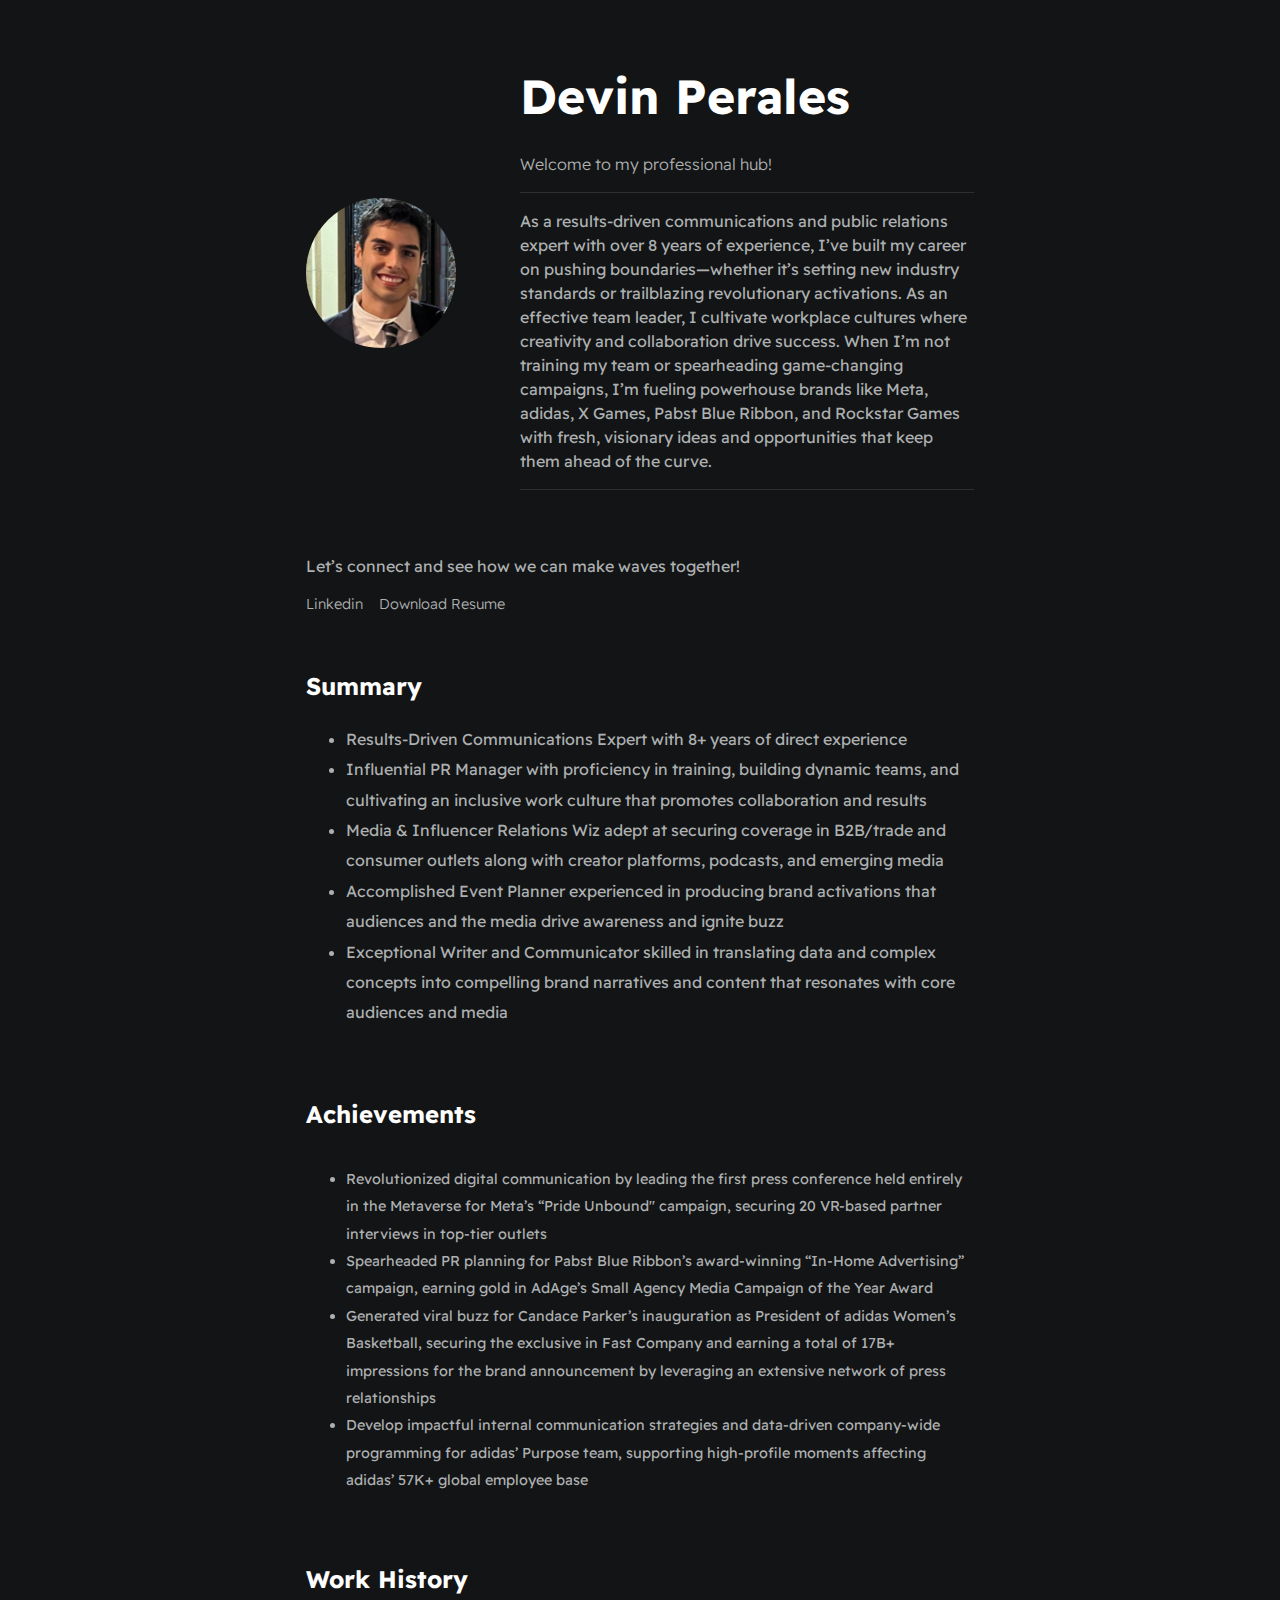
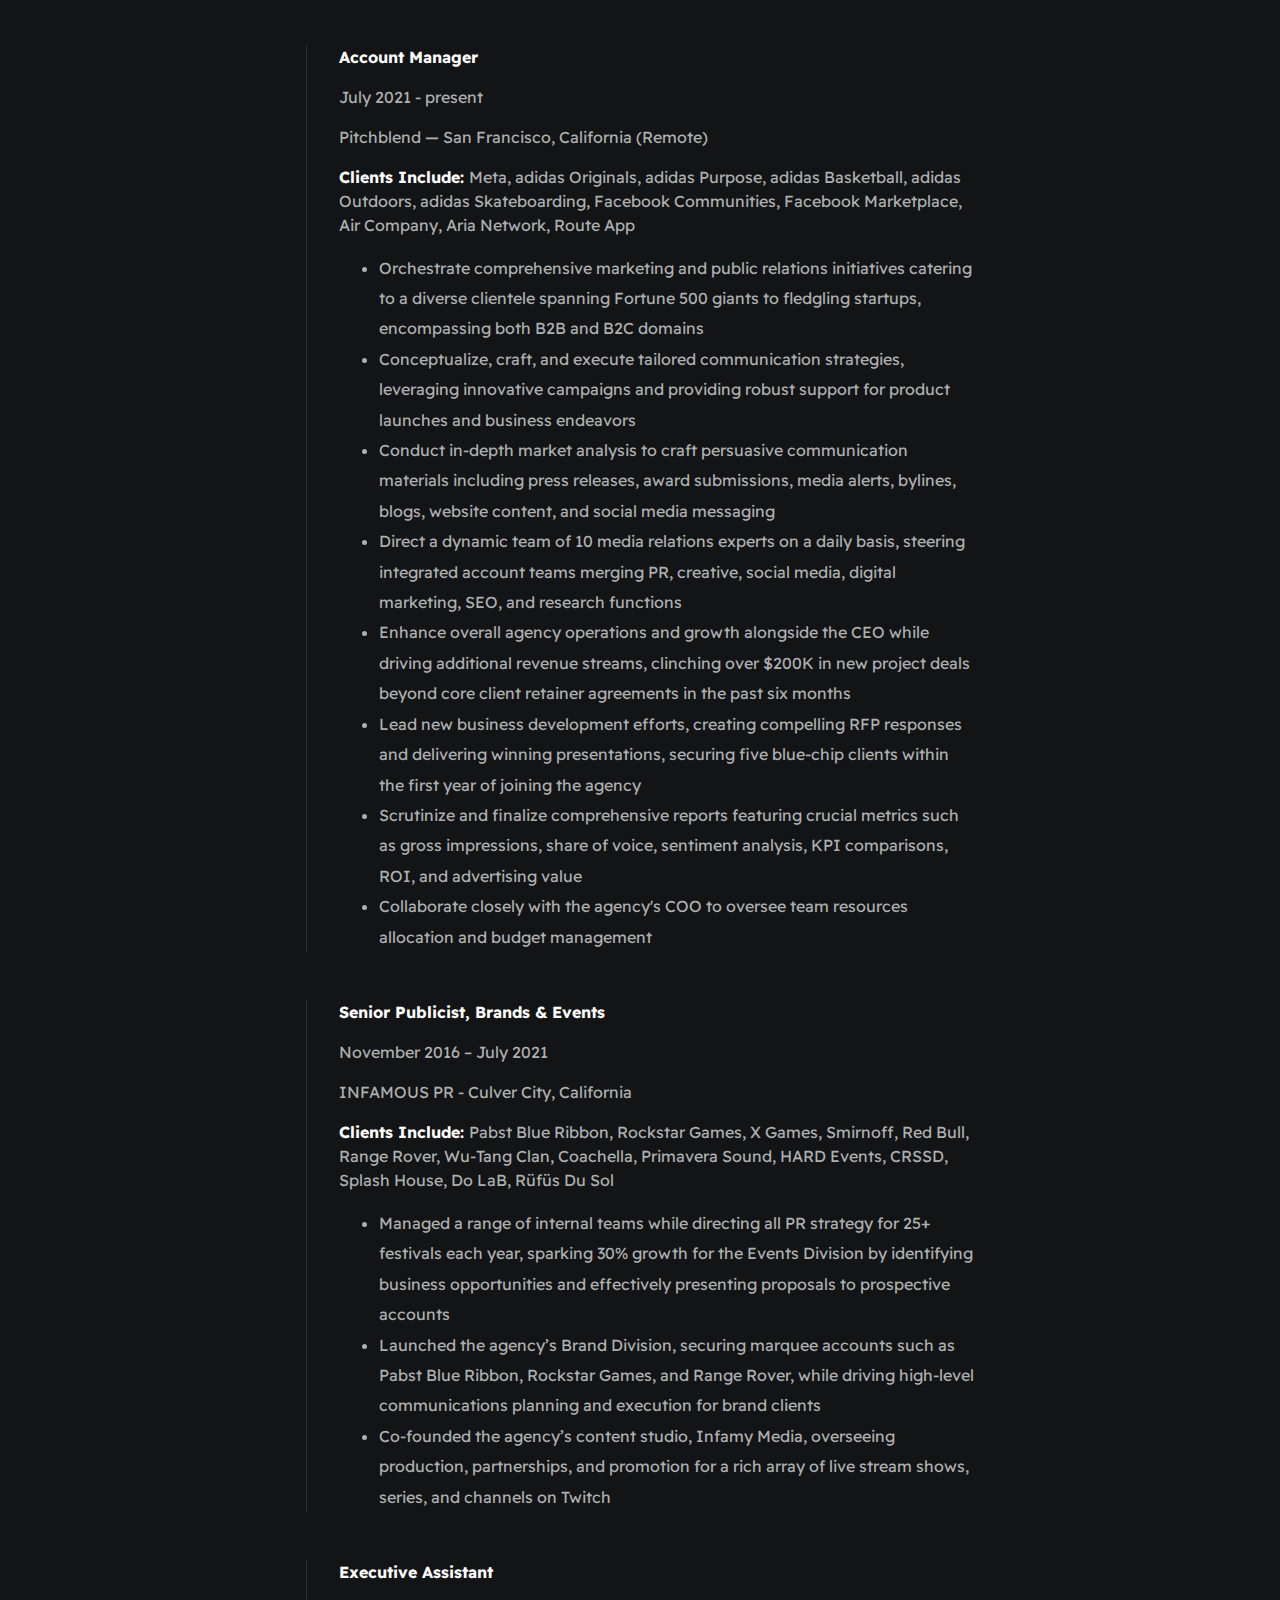
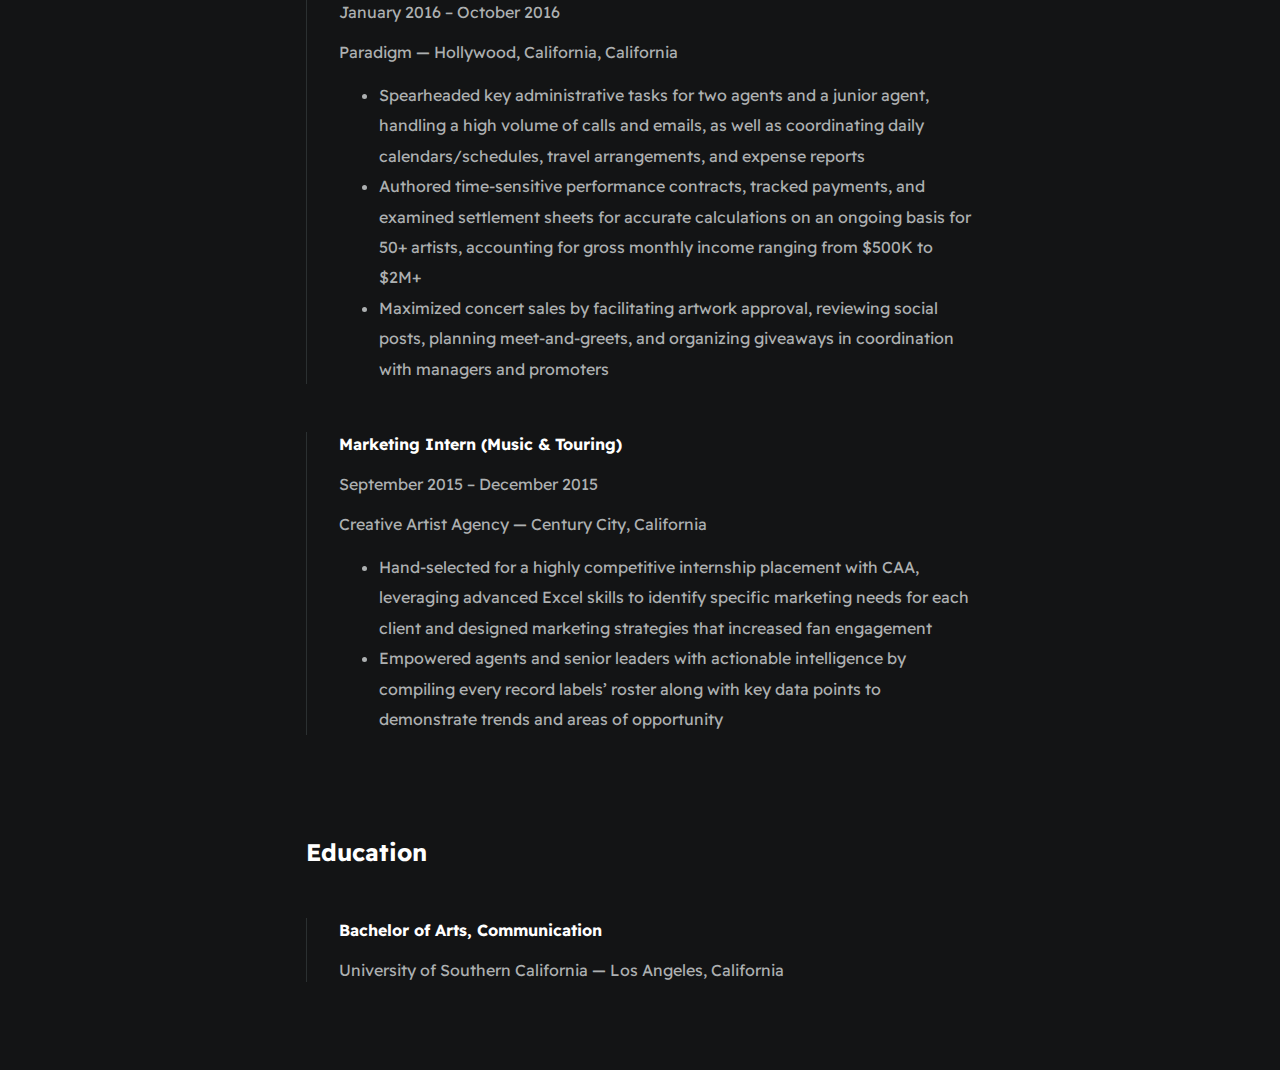
<file: index.html>
<!DOCTYPE html>
<html>
    <head>
        <meta charset="utf-8">
        <meta http-equiv="X-UA-Compatible" content="IE=edge">
        <title>Devin Perales</title>
        <meta name="description" content="">
        <meta name="viewport" content="width=device-width, initial-scale=1">
        <link rel="stylesheet" href="./styles/main.css">
    </head>
    <body data-theme="dark">
        <div id="container--main">

            <section id="wrapper--hero" class="section--page">
                <img id="profile-pic" src="./assets/images/devin.jpeg">

                <div>
                    <h1 id="user-name">Devin Perales</h1>
                    <p id="bio">Welcome to my professional hub! 
                        <div class="line-break"></div>

                    <p>As a results-driven communications and public relations expert with over 8 years of experience, I’ve built my career on pushing boundaries—whether it’s setting new industry standards or trailblazing revolutionary activations. As an effective team leader, I cultivate workplace cultures where creativity and collaboration drive success. When I’m not training my team or spearheading game-changing campaigns, I’m fueling powerhouse brands like Meta, adidas, X Games, Pabst Blue Ribbon, and Rockstar Games with fresh, visionary ideas and opportunities that keep them ahead of the curve. </p>
                    <div class="line-break"></div>
                    
</p>
                </div>  
            </section>

            <section class="section--page">
                <p>Let’s connect and see how we can make waves together!</p>

                <div id="socials--list">
                    <a href="https://www.linkedin.com/in/devin-perales-a5199769/" target="_blank">Linkedin</a>
                    <a href="./assets/resume.pdf" target="_blank">Download Resume</a>
                </div>
            </section>

            <section class="section--page">
                <h2>Summary</h2>
                <ul>
                    <li>Results-Driven Communications Expert with 8+ years of direct experience</li>
                    <li>Influential PR Manager with proficiency in training, building dynamic teams, and cultivating an inclusive work culture that promotes collaboration and results</li>
                    <li>Media & Influencer Relations Wiz adept at securing coverage in B2B/trade and consumer outlets along with creator platforms, podcasts, and emerging media</li>
                    <li>Accomplished Event Planner experienced in producing brand activations that audiences and the media drive awareness and ignite buzz</li>
		   <li>Exceptional Writer and Communicator skilled in translating data and complex concepts into compelling brand narratives and content that resonates with core audiences and media</li>
                </ul>
            </section>

            <section class="section--page">
                <h2>Achievements</h2>
                <div id="wrapper--techstack__items">
		    <ul>
		        <li>Revolutionized digital communication by leading the first press conference held entirely in the Metaverse for Meta’s “Pride Unbound" campaign, securing 20 VR-based partner interviews in top-tier outlets</li>
                <li>Spearheaded PR planning for Pabst Blue Ribbon’s award-winning “In-Home Advertising” campaign, earning gold in AdAge’s Small Agency Media Campaign of the Year Award</li>
			    <li>Generated viral buzz for Candace Parker’s inauguration as President of adidas Women’s Basketball, securing the exclusive in Fast Company and earning a total of 17B+ impressions for the brand announcement by leveraging an extensive network of press relationships</li>
			    <li>Develop impactful internal communication strategies and data-driven company-wide programming for adidas’ Purpose team, supporting high-profile moments affecting adidas’ 57K+ global employee base</li>
		    </ul>
                </div>
            </section>

            <section id="work-history-wrapper" class="section--page">
                <h2>Work History</h2>

                <div class="card--work-history">
                    <strong>Account Manager</strong>
                    <p>July 2021 - present</p>
		            <p>Pitchblend — San Francisco, California (Remote)</p>
                    <p><strong>Clients Include: </strong>Meta, adidas Originals, adidas Purpose, adidas Basketball, adidas Outdoors, adidas Skateboarding, Facebook Communities, Facebook Marketplace, Air Company, Aria Network, Route App</p>
                    <ul>
                        <li>Orchestrate comprehensive marketing and public relations initiatives catering to a diverse clientele spanning Fortune 500 giants to fledgling startups, encompassing both B2B and B2C domains</li>
                        <li>Conceptualize, craft, and execute tailored communication strategies, leveraging innovative campaigns and providing robust support for product launches and business endeavors</li>
                        <li>Conduct in-depth market analysis to craft persuasive communication materials including press releases, award submissions, media alerts, bylines, blogs, website content, and social media messaging</li>
                        <li>Direct a dynamic team of 10 media relations experts on a daily basis, steering integrated account teams merging PR, creative, social media, digital marketing, SEO, and research functions</li>
                        <li>Enhance overall agency operations and growth alongside the CEO while driving additional revenue streams, clinching over $200K in new project deals beyond core client retainer agreements in the past six months</li>
                        <li>Lead new business development efforts, creating compelling RFP responses and delivering winning presentations, securing five blue-chip clients within the first year of joining the agency</li>
                        <li>Scrutinize and finalize comprehensive reports featuring crucial metrics such as gross impressions, share of voice, sentiment analysis, KPI comparisons, ROI, and advertising value</li>
                        <li>Collaborate closely with the agency's COO to oversee team resources allocation and budget management</li>
                    </ul>
                </div>

                <div class="card--work-history">
                    <strong>Senior Publicist, Brands & Events</strong>
                    <p>November 2016 – July 2021</p>
                    <p>INFAMOUS PR - Culver City, California</p>
                    <p><strong>Clients Include: </strong>Pabst Blue Ribbon, Rockstar Games, X Games, Smirnoff, Red Bull, Range Rover, Wu-Tang Clan, Coachella, Primavera Sound, HARD Events, CRSSD, Splash House, Do LaB, Rüfüs Du Sol</p>
                    <ul>
                        <li>Managed a range of internal teams while directing all PR strategy for 25+ festivals each year, sparking 30% growth for the Events Division by identifying business opportunities and effectively presenting proposals to prospective accounts</li>
                        <li>Launched the agency’s Brand Division, securing marquee accounts such as Pabst Blue Ribbon, Rockstar Games, and Range Rover, while driving high-level communications planning and execution for brand clients</li>
                        <li>Co-founded the agency’s content studio, Infamy Media, overseeing production, partnerships, and promotion for a rich array of live stream shows, series, and channels on Twitch</li>
                    </ul>
                </div>

                <div class="card--work-history">
                    <strong>Executive Assistant</strong>
                    <p>January 2016 – October 2016</p>
                    <p>Paradigm — Hollywood, California, California</p>
                    <ul>
                        <li>Spearheaded key administrative tasks for two agents and a junior agent, handling a high volume of calls and emails, as well as coordinating daily calendars/schedules, travel arrangements, and expense reports </li>
                        <li>Authored time-sensitive performance contracts, tracked payments, and examined settlement sheets for accurate calculations on an ongoing basis for 50+ artists, accounting for gross monthly income ranging from $500K to $2M+</li>
                        <li>Maximized concert sales by facilitating artwork approval, reviewing social posts, planning meet-and-greets, and organizing giveaways in coordination with managers and promoters</li>
                    </ul>
                </div>


                <div class="card--work-history">
                    <strong>Marketing Intern (Music & Touring)</strong>
                    <p>September 2015 – December 2015</p>
                    <p>Creative Artist Agency — Century City, California</p>
                    <ul>
                        <li>Hand-selected for a highly competitive internship placement with CAA, leveraging advanced Excel skills to identify specific marketing needs for each client and designed marketing strategies that increased fan engagement </li>
                        <li>Empowered agents and senior leaders with actionable intelligence by compiling every record labels’ roster along with key data points to demonstrate trends and areas of opportunity</li>
                    </ul>
                </div>
            </section>

            <section class="section--page">
                <h2>Education</h2>
                <div class="card--work-history">
                    <strong>Bachelor of Arts, Communication</strong>
                    <p>University of Southern California — Los Angeles, California</p>
                </div>
            
            </section>

        </div>
    </body>
</html>
</file>
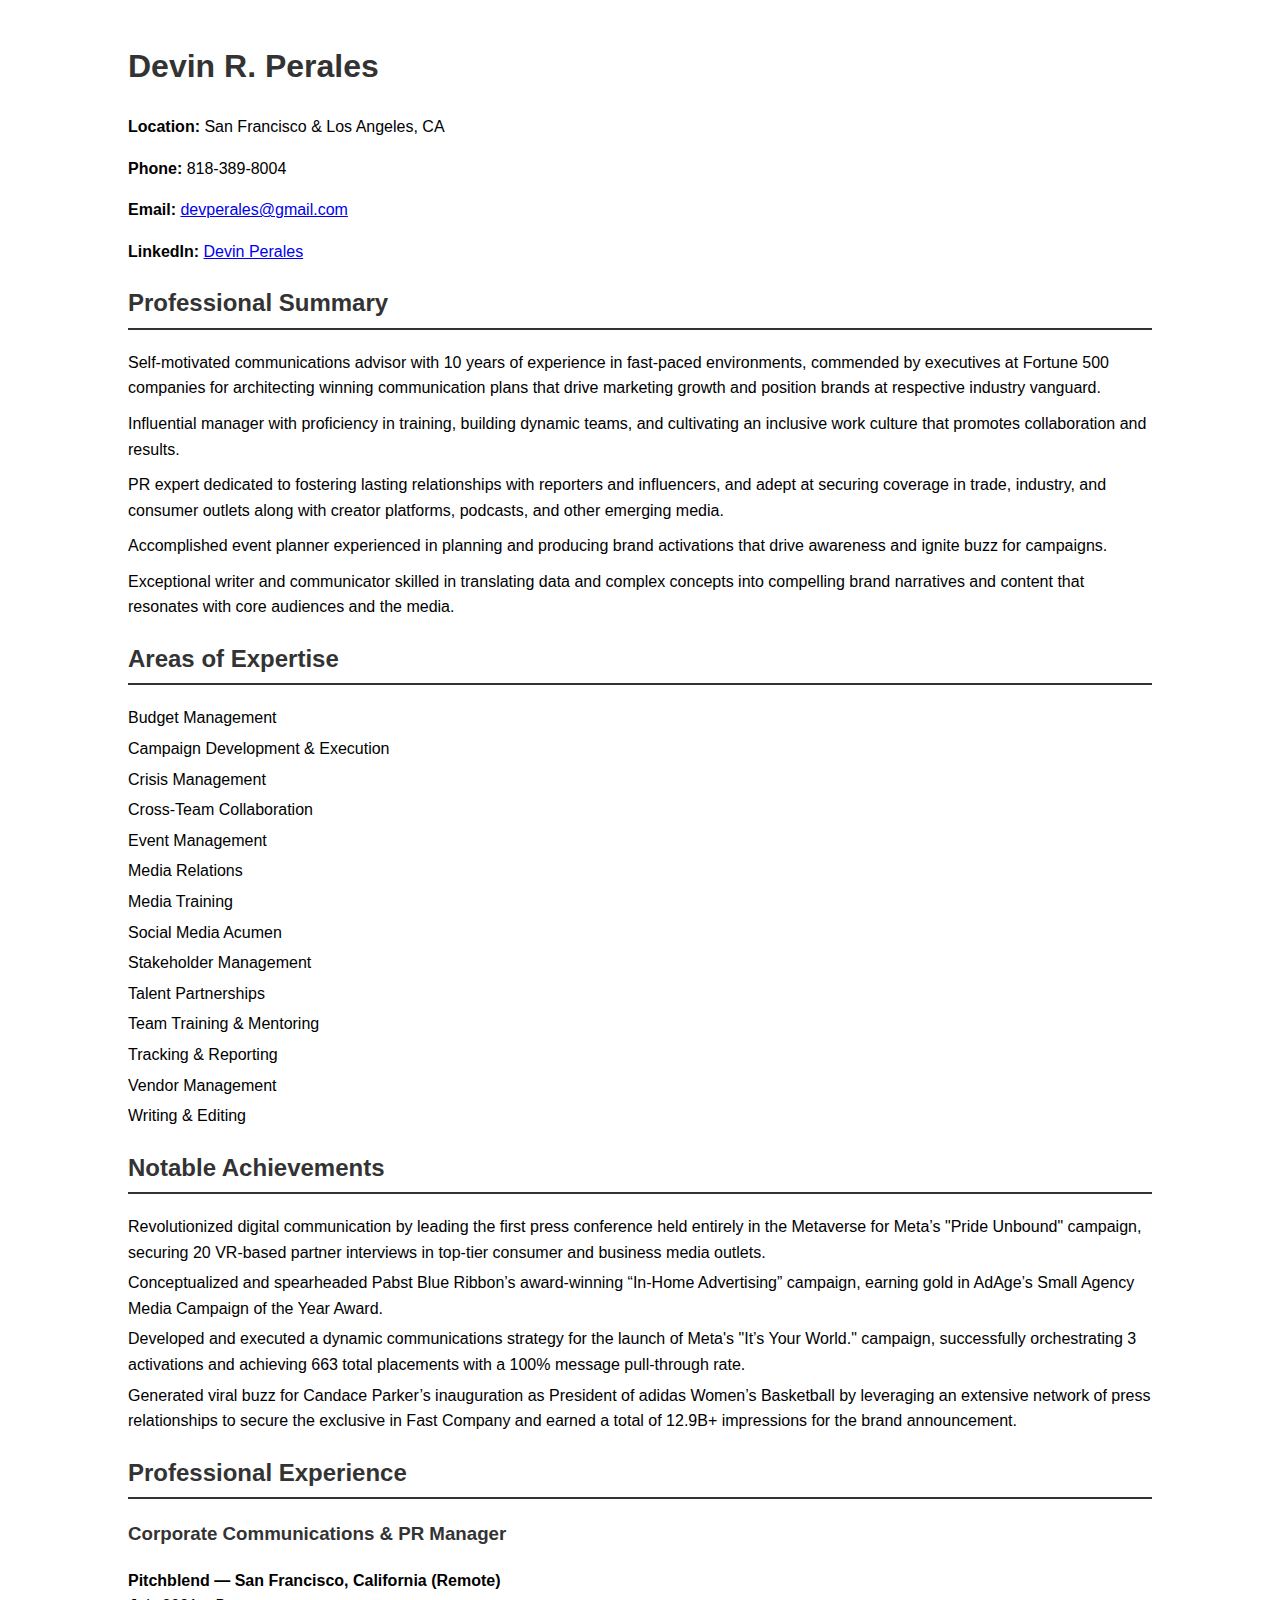
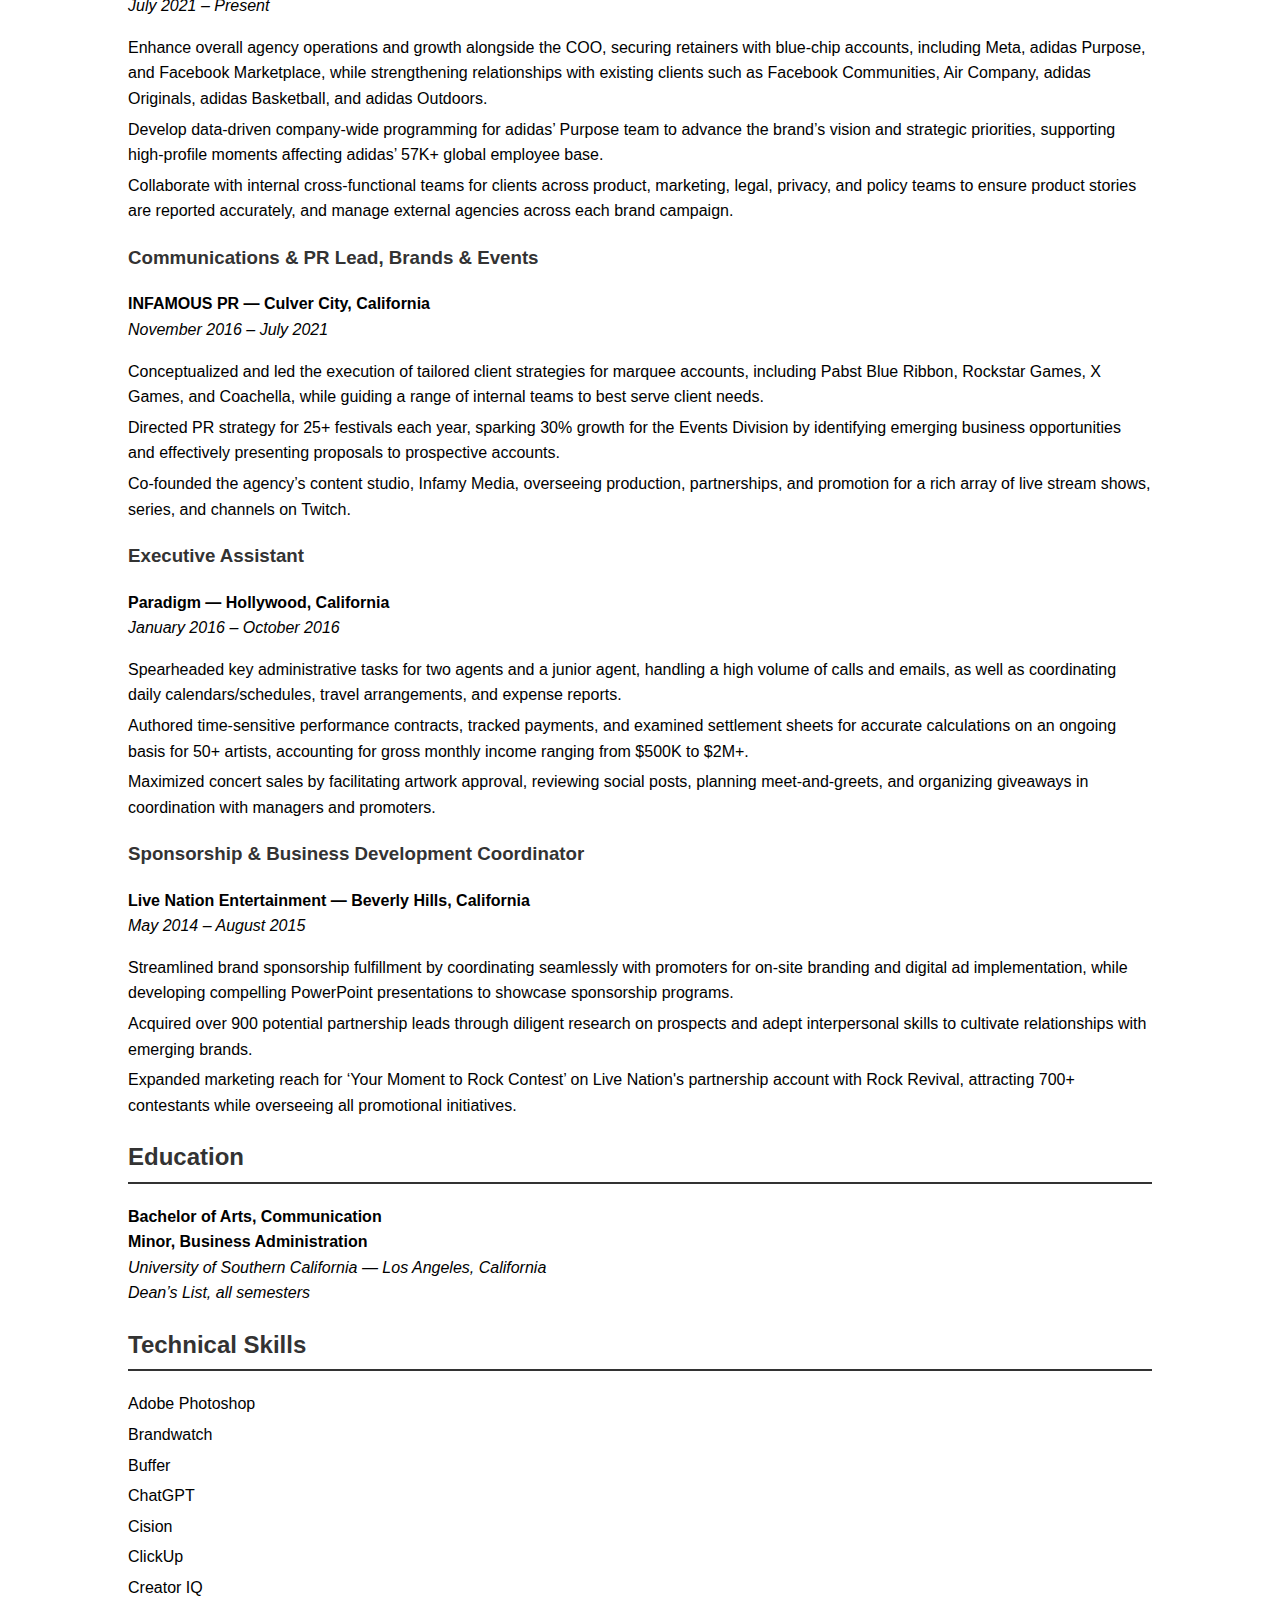
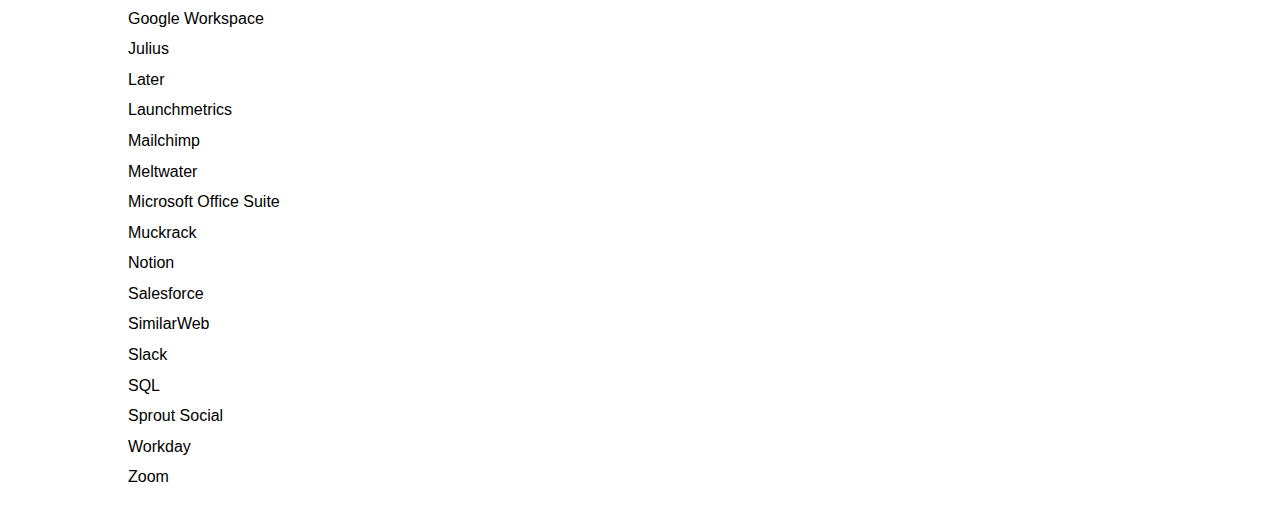
<file: resume.html>
<html lang="en">
<head>
    <meta charset="UTF-8">
    <meta name="viewport" content="width=device-width, initial-scale=1.0">
    <title>Devin R. Perales - Resume</title>
    <style>
        body {
            font-family: Arial, sans-serif;
            margin: 0;
            padding: 0;
            line-height: 1.6;
        }
        .container {
            width: 80%;
            margin: 0 auto;
            padding: 20px;
        }
        h1, h2, h3, h4, h5, h6 {
            color: #333;
        }
        .contact-info, .section {
            margin-bottom: 20px;
        }
        .section h2 {
            border-bottom: 2px solid #333;
            padding-bottom: 5px;
        }
        .section p {
            margin: 10px 0;
        }
        ul {
            list-style: none;
            padding: 0;
        }
        ul li {
            margin: 5px 0;
        }
    </style>
</head>
<body>
    <div class="container">
        <h1>Devin R. Perales</h1>
        <div class="contact-info">
            <p><strong>Location:</strong> San Francisco & Los Angeles, CA</p>
            <p><strong>Phone:</strong> 818-389-8004</p>
            <p><strong>Email:</strong> <a href="mailto:devperales@gmail.com">devperales@gmail.com</a></p>
            <p><strong>LinkedIn:</strong> <a href="https://www.linkedin.com/in/devin-perales-a5199769/" target="_blank">Devin Perales</a></p>
        </div>

        <div class="section">
            <h2>Professional Summary</h2>
            <p>Self-motivated communications advisor with 10 years of experience in fast-paced environments, commended by executives at Fortune 500 companies for architecting winning communication plans that drive marketing growth and position brands at respective industry vanguard.</p>
            <p>Influential manager with proficiency in training, building dynamic teams, and cultivating an inclusive work culture that promotes collaboration and results.</p>
            <p>PR expert dedicated to fostering lasting relationships with reporters and influencers, and adept at securing coverage in trade, industry, and consumer outlets along with creator platforms, podcasts, and other emerging media.</p>
            <p>Accomplished event planner experienced in planning and producing brand activations that drive awareness and ignite buzz for campaigns.</p>
            <p>Exceptional writer and communicator skilled in translating data and complex concepts into compelling brand narratives and content that resonates with core audiences and the media.</p>
        </div>

        <div class="section">
            <h2>Areas of Expertise</h2>
            <ul>
                <li>Budget Management</li>
                <li>Campaign Development & Execution</li>
                <li>Crisis Management</li>
                <li>Cross-Team Collaboration</li>
                <li>Event Management</li>
                <li>Media Relations</li>
                <li>Media Training</li>
                <li>Social Media Acumen</li>
                <li>Stakeholder Management</li>
                <li>Talent Partnerships</li>
                <li>Team Training & Mentoring</li>
                <li>Tracking & Reporting</li>
                <li>Vendor Management</li>
                <li>Writing & Editing</li>
            </ul>
        </div>

        <div class="section">
            <h2>Notable Achievements</h2>
            <ul>
                <li>Revolutionized digital communication by leading the first press conference held entirely in the Metaverse for Meta’s "Pride Unbound" campaign, securing 20 VR-based partner interviews in top-tier consumer and business media outlets.</li>
                <li>Conceptualized and spearheaded Pabst Blue Ribbon’s award-winning “In-Home Advertising” campaign, earning gold in AdAge’s Small Agency Media Campaign of the Year Award.</li>
                <li>Developed and executed a dynamic communications strategy for the launch of Meta's "It’s Your World." campaign, successfully orchestrating 3 activations and achieving 663 total placements with a 100% message pull-through rate.</li>
                <li>Generated viral buzz for Candace Parker’s inauguration as President of adidas Women’s Basketball by leveraging an extensive network of press relationships to secure the exclusive in Fast Company and earned a total of 12.9B+ impressions for the brand announcement.</li>
            </ul>
        </div>

        <div class="section">
            <h2>Professional Experience</h2>
            
            <h3>Corporate Communications & PR Manager</h3>
            <p><strong>Pitchblend — San Francisco, California (Remote)</strong> <br>
            <em>July 2021 – Present</em></p>
            <ul>
                <li>Enhance overall agency operations and growth alongside the COO, securing retainers with blue-chip accounts, including Meta, adidas Purpose, and Facebook Marketplace, while strengthening relationships with existing clients such as Facebook Communities, Air Company, adidas Originals, adidas Basketball, and adidas Outdoors.</li>
                <li>Develop data-driven company-wide programming for adidas’ Purpose team to advance the brand’s vision and strategic priorities, supporting high-profile moments affecting adidas’ 57K+ global employee base.</li>
                <li>Collaborate with internal cross-functional teams for clients across product, marketing, legal, privacy, and policy teams to ensure product stories are reported accurately, and manage external agencies across each brand campaign.</li>
            </ul>

            <h3>Communications & PR Lead, Brands & Events</h3>
            <p><strong>INFAMOUS PR — Culver City, California</strong> <br>
            <em>November 2016 – July 2021</em></p>
            <ul>
                <li>Conceptualized and led the execution of tailored client strategies for marquee accounts, including Pabst Blue Ribbon, Rockstar Games, X Games, and Coachella, while guiding a range of internal teams to best serve client needs.</li>
                <li>Directed PR strategy for 25+ festivals each year, sparking 30% growth for the Events Division by identifying emerging business opportunities and effectively presenting proposals to prospective accounts.</li>
                <li>Co-founded the agency’s content studio, Infamy Media, overseeing production, partnerships, and promotion for a rich array of live stream shows, series, and channels on Twitch.</li>
            </ul>

            <h3>Executive Assistant</h3>
            <p><strong>Paradigm — Hollywood, California</strong> <br>
            <em>January 2016 – October 2016</em></p>
            <ul>
                <li>Spearheaded key administrative tasks for two agents and a junior agent, handling a high volume of calls and emails, as well as coordinating daily calendars/schedules, travel arrangements, and expense reports.</li>
                <li>Authored time-sensitive performance contracts, tracked payments, and examined settlement sheets for accurate calculations on an ongoing basis for 50+ artists, accounting for gross monthly income ranging from $500K to $2M+.</li>
                <li>Maximized concert sales by facilitating artwork approval, reviewing social posts, planning meet-and-greets, and organizing giveaways in coordination with managers and promoters.</li>
            </ul>

            <h3>Sponsorship & Business Development Coordinator</h3>
            <p><strong>Live Nation Entertainment — Beverly Hills, California</strong> <br>
            <em>May 2014 – August 2015</em></p>
            <ul>
                <li>Streamlined brand sponsorship fulfillment by coordinating seamlessly with promoters for on-site branding and digital ad implementation, while developing compelling PowerPoint presentations to showcase sponsorship programs.</li>
                <li>Acquired over 900 potential partnership leads through diligent research on prospects and adept interpersonal skills to cultivate relationships with emerging brands.</li>
                <li>Expanded marketing reach for ‘Your Moment to Rock Contest’ on Live Nation's partnership account with Rock Revival, attracting 700+ contestants while overseeing all promotional initiatives.</li>
            </ul>
        </div>

        <div class="section">
            <h2>Education</h2>
            <p><strong>Bachelor of Arts, Communication</strong> <br>
            <strong>Minor, Business Administration</strong> <br>
            <em>University of Southern California — Los Angeles, California</em> <br>
            <em>Dean’s List, all semesters</em></p>
        </div>

        <div class="section">
            <h2>Technical Skills</h2>
            <ul>
                <li>Adobe Photoshop</li>
                <li>Brandwatch</li>
                <li>Buffer</li>
                <li>ChatGPT</li>
                <li>Cision</li>
                <li>ClickUp</li>
                <li>Creator IQ</li>
                <li>Google Workspace</li>
                <li>Julius</li>
                <li>Later</li>
                <li>Launchmetrics</li>
                <li>Mailchimp</li>
                <li>Meltwater</li>
                <li>Microsoft Office Suite</li>
                <li>Muckrack</li>
                <li>Notion</li>
                <li>Salesforce</li>
                <li>SimilarWeb</li>
                <li>Slack</li>
                <li>SQL</li>
                <li>Sprout Social</li>
                <li>Workday</li>
                <li>Zoom</li>
            </ul>
        </div>
    </div>
</body>
</html>
</file>
<file: styles/main.css>
@import url('https://fonts.googleapis.com/css2?family=Readex+Pro:wght@300;400;500;600;700&display=swap');

:root{
    --mainTextColor-light:#000;
    --secondaryTextColor-light:rgb(51 51 51);
    --mainLinkColor-light:#0da2b8;
    --mainBorderColor-light:rgb(218, 218, 218);
    --mainBgColor-light:rgb(249, 250,251);
}

[data-theme="dark"]{
    --mainTextColor:#fff;
    --secondaryTextColor:#adb0b1;
    --mainLinkColor:rgb(30, 190,214);
    --mainBorderColor:#2b3031;
    --mainBgColor:#131415;
}



*{
    font-family: 'Readex Pro';
    line-height: 1.5em;
    box-sizing: border-box;
    color: var(--mainTextColor);
    
}

body{
    background-color: var(--mainBgColor);            
}

p, span, li{
    color: var(--secondaryTextColor);
    font-size: 1em;
}

a{
    text-decoration: none;
    color: var(--mainLinkColor);
    font-weight: 500;
}

li{
    line-height: 1.9em;
}

#container--main{
    max-width: 700px;
    margin: 0 auto;
    padding: 1em;
}

.section--page{
    padding-top: 1em;
    padding-bottom: 1em;
}

#wrapper--hero{
    display: flex;
    align-items: center;
    gap: 4em;
}

#bio, a{
    font-weight: 300;
}

#user-name{
    font-size: 48px;
    line-height: 1em;
}

#profile-pic{
    width: 150px;
    height: 150px;
    object-fit: cover;
    border-radius: 50%;
}

#email{
    color: var(--mainTextColor);
}

#socials--list{
    display: flex;
    column-gap: 1em;
    flex-wrap: wrap;
}

#socials--list a{
    font-weight: 300;
    color: var(--secondaryTextColor);
    font-size: 0.9em;
    transition: 0.3s;
}

#socials--list a:hover{
    font-weight: 100;
    color: var(--mainLinkColor);
    font-size: 0.9em;
}

#qualifications--list{
    list-style: none;
}

#wrapper--techstack__items{
    display: flex;
    flex-wrap: wrap;
    gap: 1em;
    font-size: 0.9em;
}

.card--techstack{
    border: 1px solid var(--mainBorderColor);
    border-radius: 5px;
    padding: 0.5em 1em;
    align-items: center;
}

.card--project{
    padding-top: 1em;
    padding-bottom: 1em;
    border-top: 1px solid var(--mainBorderColor);
}

.card--project a{
    color: var(--mainTextColor);

    transition: 0.3s;
}

.card--project a:hover{
    color: rgb(30, 190,214);

}

.card--work-history{
    border-left: 1px solid var(--mainBorderColor);
    margin-top: 3em;
    margin-bottom: 3em;
    padding-left: 2em;
}

.line-break{
    background-color: var(--mainBorderColor);
    height: 1px;
}


@media(max-width:600px){

    .section--page{
        padding-top: 1em;
        padding-bottom: 1em;
        margin-top: 3em;
    }

    #wrapper--hero{
        display: flex;
        align-items: center;
        gap: 1em;
    }

    #profile-pic{
        width: 200px;
        height: 200px;
    }

    #wrapper--hero{
        flex-direction: column;
    }

    .card--work-history{
        border-left: none;
        padding-left: 0;
    }
}
</file>
